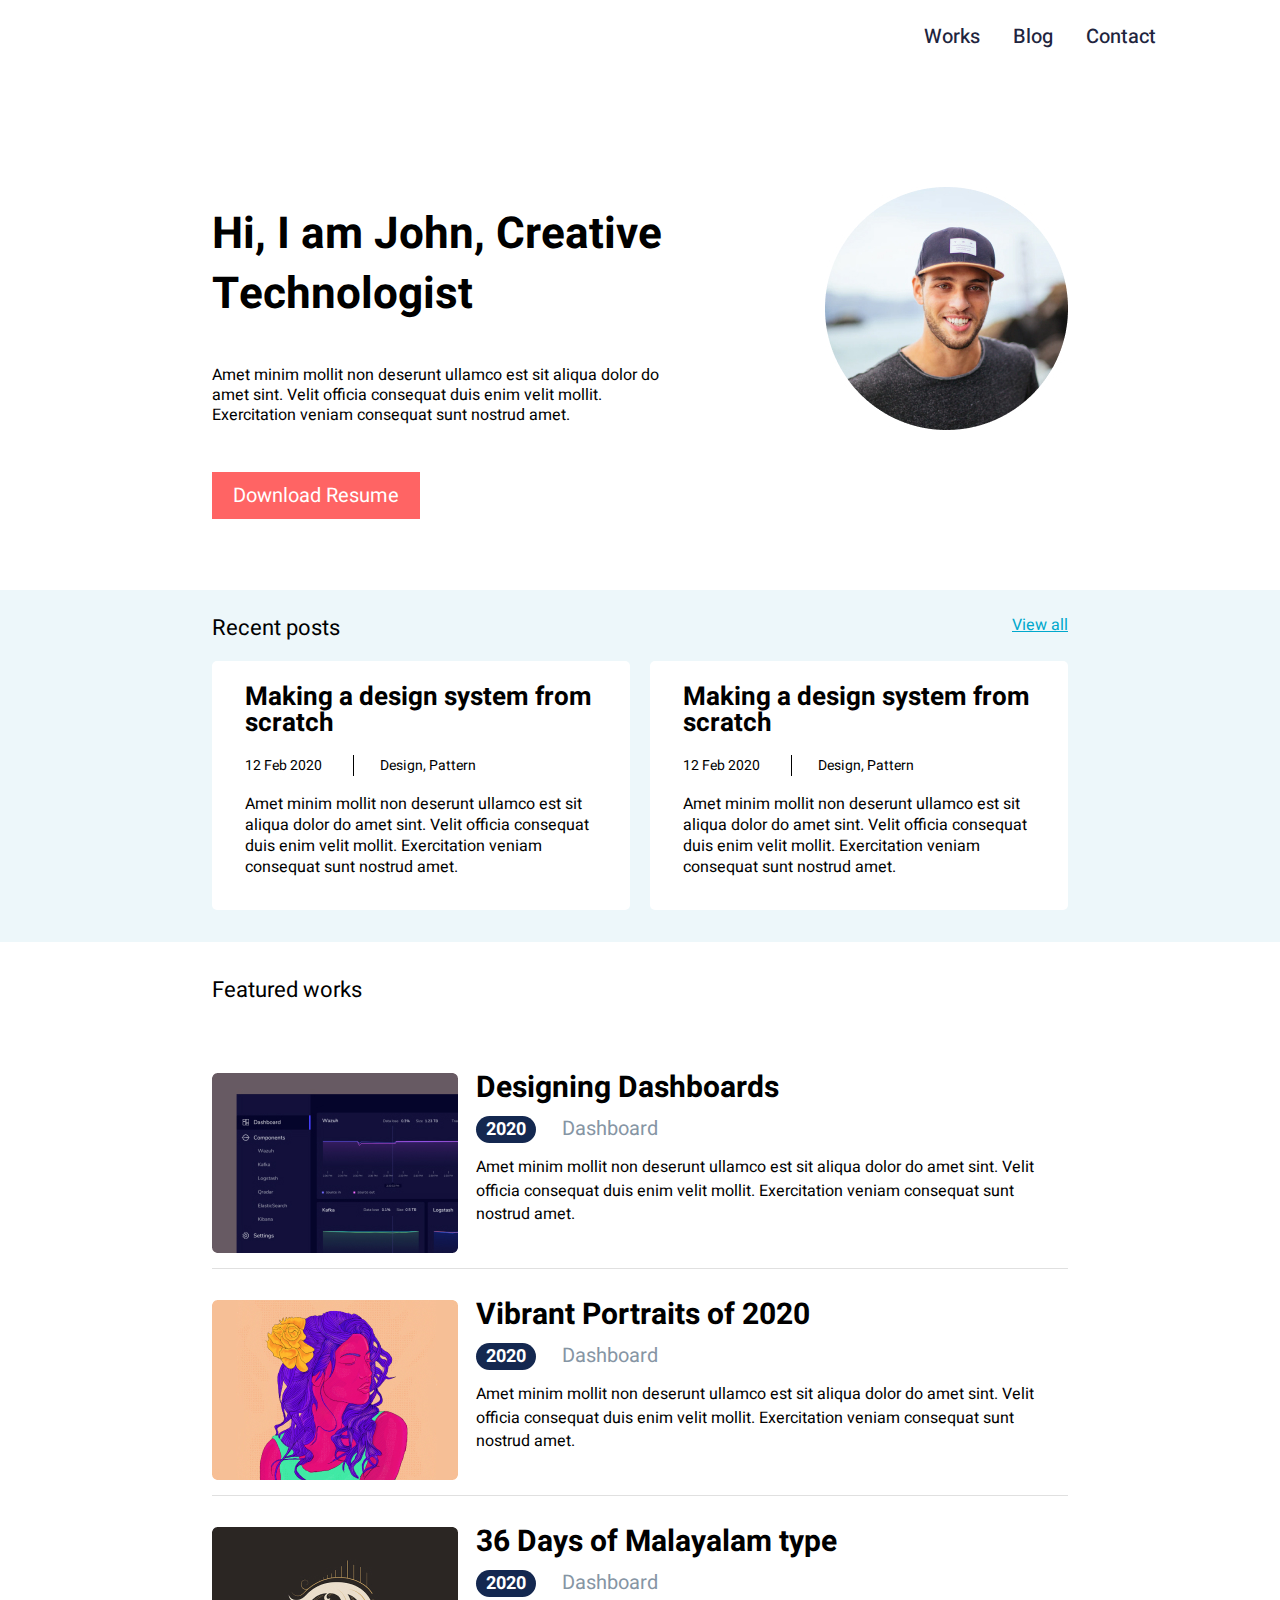
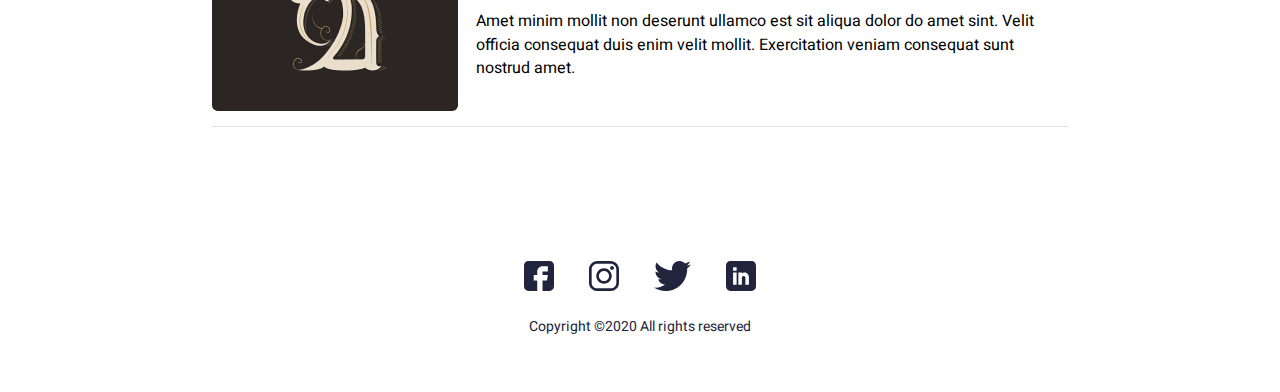
<file: index.html>
<!DOCTYPE html>
<html lang="en">
<head>
    <meta charset="UTF-8">
    <title>Portfolio</title>
    <link rel="stylesheet" href="css/style.css">
    <meta name="viewport" content="width=device-width, initial-scale=1.0, user-scalable=0">
    <link href="https://fonts.googleapis.com/css2?family=Heebo:wght@400;500;700&display=swap" rel="stylesheet">
</head>
<body>
    <div class="wrapper">
        <div class="header-wrapper">
        <header class="header">
        <nav class="header__menu">
            <ul class="header__list">
                <li class="header__item"><a class="header__link" href="pages/works.html">Works</a></li>
                <li class="header__item"> <a class="header__link" href="pages/blog.html">Blog</a></li>
                <li class="header__item"> <a class="header__link" href="">Contact</a></li>
            </ul>
        </nav>
        </header>
        </div>
    <section class="resume">
        <div class="container">
            <div class="resume__row">
                <img class="resume__photo" src="img/header/header-photo.jpg" alt="my-photo">
                <div class="resume__body">
                <h1 class="resume__title">Hi, I am John, Creative Technologist</h1>
                <p class="resume__text">Amet minim mollit non deserunt ullamco est sit aliqua dolor do amet sint. Velit officia consequat duis enim velit mollit. Exercitation veniam consequat sunt nostrud amet.</p>
                <button class="resume__button" type="button">Download Resume</button>
                </div>
            
            </div>
            
        </div>
    </section>
    <section class="recent-posts">
        <div class="container">
            <div class="recent-posts__header">
                <div class="recent-posts__title">Recent posts</div>
                <a class="recent-posts__link" href="#">View all</a>
            </div>
            <div class="recent-posts__main">
                <div class="recent-posts__items item">
                    <div class="item__title">Making a design system from scratch</div>
                    <span class="item__data">12 Feb 2020</span><span class="item__type">Design, Pattern</span>
                    <p class="item__text">Amet minim mollit non deserunt ullamco est sit aliqua dolor do amet sint. Velit officia consequat duis enim velit mollit. Exercitation veniam consequat sunt nostrud amet.</p>
                </div>
                <div class="recent-posts__items item">
                    <div class="item__title">Making a design system from scratch</div>
                    <span class="item__data">12 Feb 2020</span><span class="item__type">Design, Pattern</span>
                    <p class="item__text">Amet minim mollit non deserunt ullamco est sit aliqua dolor do amet sint. Velit officia consequat duis enim velit mollit. Exercitation veniam consequat sunt nostrud amet.</p>
                </div>
            </div>
        </div>
    </section>
    <section class="featured-works">
        <div class="container">
            <div class="featured-works__title">Featured works</div>
            <div class="featured-works__list">
                <div class="featured-works__card">
                    <img class="featured-works__img" src="img/main/featured-work1.jpg" alt="">
                    <div class="featured-works__body">
                        <div class="featured-works__name">Designing Dashboards</div>
                        <span class="featured-works__year">2020</span><span class="featured-works__type">Dashboard</span>
                        <div class="featured-works__text">Amet minim mollit non deserunt ullamco est sit aliqua dolor do amet sint. Velit officia consequat duis enim velit mollit. Exercitation veniam consequat sunt nostrud amet.</div>
                    </div>
                </div>
                <div class="featured-works__card">
                    <img class="featured-works__img" src="img/main/featured-work2.jpg" alt="">
                    <div class="featured-works__body">
                        <div class="featured-works__name">Vibrant Portraits of 2020</div>
                        <span class="featured-works__year">2020</span><span class="featured-works__type">Dashboard</span>
                        <div class="featured-works__text">Amet minim mollit non deserunt ullamco est sit aliqua dolor do amet sint. Velit officia consequat duis enim velit mollit. Exercitation veniam consequat sunt nostrud amet.</div>
                    </div>
                </div>
                <div class="featured-works__card">
                    <img class="featured-works__img" src="img/main/featured-work3.jpg" alt="">
                    <div class="featured-works__body">
                        <div class="featured-works__name">36 Days of Malayalam type</div>
                        <span class="featured-works__year">2020</span><span class="featured-works__type">Dashboard</span>
                        <div class="featured-works__text">Amet minim mollit non deserunt ullamco est sit aliqua dolor do amet sint. Velit officia consequat duis enim velit mollit. Exercitation veniam consequat sunt nostrud amet.</div>
                    </div>
                </div>
            </div>
        </div>
        
    </section>
    <footer class="footer">
        <div class="container">
            <div class="footer__body">
                <div class="footer__social">
                    <a href="#"><img src="img/footer/fb.svg" alt="fb"></a>
                    <a href=""><img src="img/footer/insta.svg" alt="inst"></a>
                    <a href=""><img src="img/footer/twitter.svg" alt="twit"></a>
                    <a href=""><img src="img/footer/Linkedin.svg" alt="lindek"></a>
                </div>
                <div class="footer__rights">Copyright ©2020 All rights reserved </div>
            </div>
        </div>
    </footer>
    </div>
    
</body>
</html>
</file>
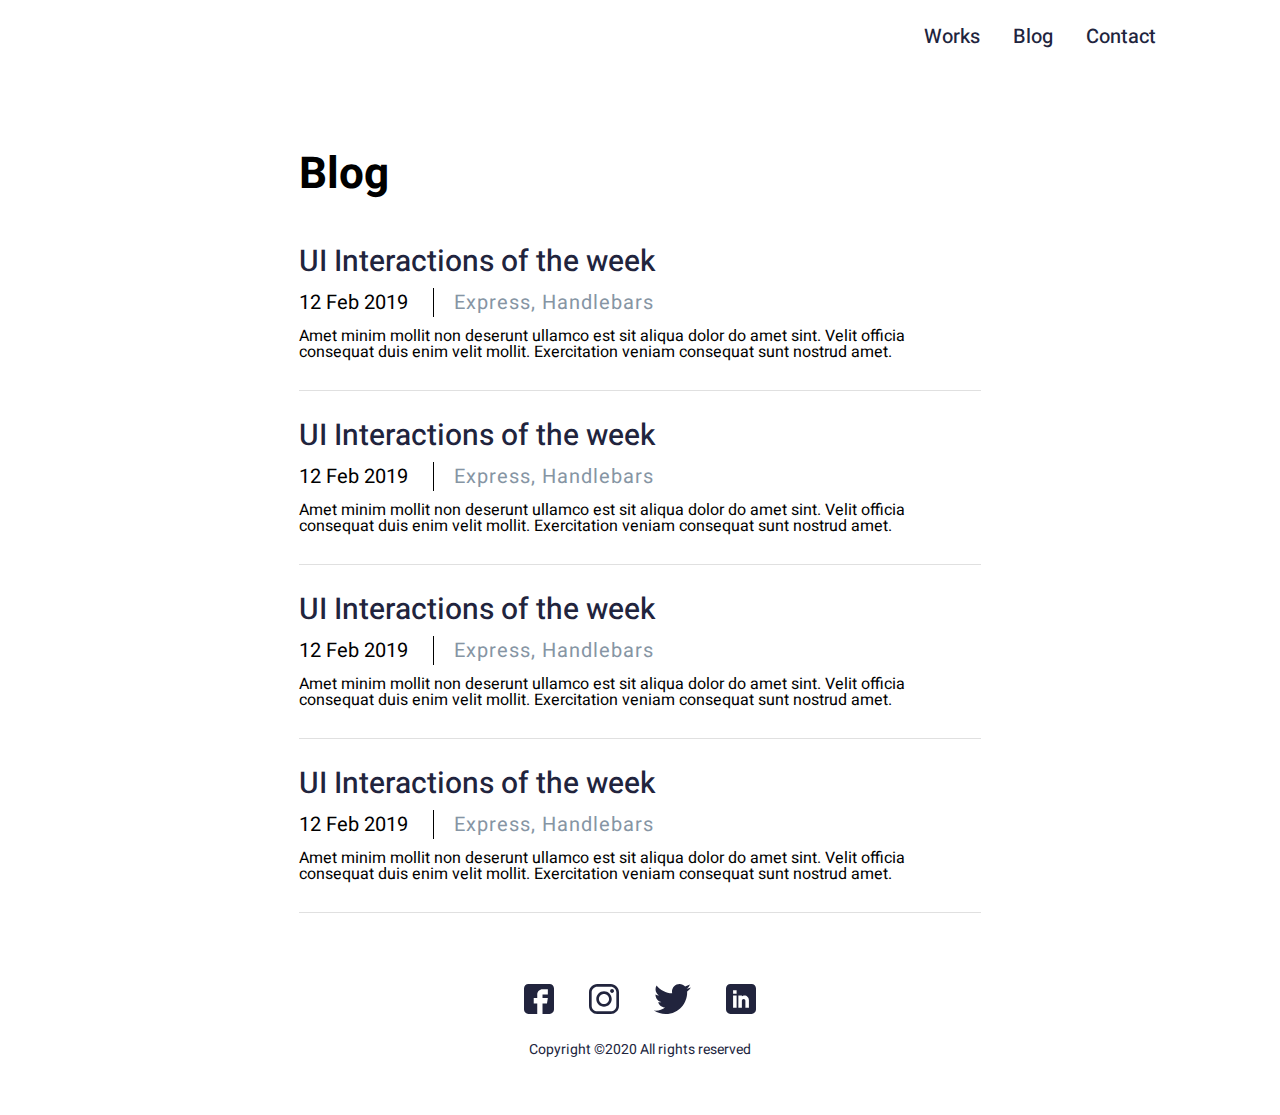
<file: pages/blog.html>
<!DOCTYPE html>
<html lang="en">
<head>
    <meta charset="UTF-8">
    <title>Portfolio</title>
    <link rel="stylesheet" href="../css/blog.css">
    <meta name="viewport" content="width=device-width, initial-scale=1.0, user-scalable=0">
    <link href="https://fonts.googleapis.com/css2?family=Heebo:wght@400;500;700&display=swap" rel="stylesheet">
</head>
<body>
    <div class="header-wrapper">
        <header class="header">
        <nav class="header__menu">
            <ul class="header__list">
                <li class="header__item"><a class="header__link" href="../pages/works.html">Works</a></li>
                <li class="header__item"> <a class="header__link" href="blog.html">Blog</a></li>
                <li class="header__item"> <a class="header__link" href="">Contact</a></li>
            </ul>
        </nav>
        </header>
    </div>
    <section class="blog">
        <div class="container">
            <div class="blog__title">Blog</div>
            <div class="blog__body">
                <div class="blog__item">
                    <div class="blog__subtitle">UI Interactions of the week</div>
                    <div class="blog__info">
                        <span class="blog__data">12 Feb 2019</span><span class="blog__place">Express, Handlebars</span>
                    </div>
                    <div class="blog__text">Amet minim mollit non deserunt ullamco est sit aliqua dolor do amet sint. Velit officia consequat duis enim velit mollit. Exercitation veniam consequat sunt nostrud amet.</div>
                </div>
                <div class="blog__item">
                    <div class="blog__subtitle">UI Interactions of the week</div>
                    <div class="blog__info">
                        <span class="blog__data">12 Feb 2019</span><span class="blog__place">Express, Handlebars</span>
                    </div>
                    <div class="blog__text">Amet minim mollit non deserunt ullamco est sit aliqua dolor do amet sint. Velit officia consequat duis enim velit mollit. Exercitation veniam consequat sunt nostrud amet.</div>
                </div>
                <div class="blog__item">
                    <div class="blog__subtitle">UI Interactions of the week</div>
                    <div class="blog__info">
                        <span class="blog__data">12 Feb 2019</span><span class="blog__place">Express, Handlebars</span>
                    </div>
                    <div class="blog__text">Amet minim mollit non deserunt ullamco est sit aliqua dolor do amet sint. Velit officia consequat duis enim velit mollit. Exercitation veniam consequat sunt nostrud amet.</div>
                </div>
                <div class="blog__item">
                    <div class="blog__subtitle">UI Interactions of the week</div>
                    <div class="blog__info">
                        <span class="blog__data">12 Feb 2019</span><span class="blog__place">Express, Handlebars</span>
                    </div>
                    <div class="blog__text">Amet minim mollit non deserunt ullamco est sit aliqua dolor do amet sint. Velit officia consequat duis enim velit mollit. Exercitation veniam consequat sunt nostrud amet.</div>
                </div>
            </div>
        </div>
    </section>
    <footer class="footer">
        <div class="container">
            <div class="footer__body">
                <div class="footer__social">
                    <a href="#"><img src="../img/footer/fb.svg" alt="fb"></a>
                    <a href="#"><img src="../img/footer/insta.svg" alt="inst"></a>
                    <a href="#"><img src="../img/footer/twitter.svg" alt="twit"></a>
                    <a href="#"><img src="../img/footer/Linkedin.svg" alt="lindek"></a>
                </div>
                <div class="footer__rights">Copyright ©2020 All rights reserved </div>
            </div>
        </div>
    </footer>
</body>
</html>
</file>
<file: css/style.css>
*{
  padding: 0;
  margin: 0;
  border: 0;
}
*,*::before,*::after{
  -moz-box-sizing: border-box;
  -webkit-box-sizing: border-box;
  box-sizing: border-box;
}
:focus,:active{outline: none;}
a:focus,a:active{outline: none;}

nav,footer,header,aside{display: block;}

html,body{
  height: 100%;
  width: 100%;
  font-size: 100%;
  line-height: 1;
  font-size: 14px;
  -ms-text-size-adjust: 100%;
  -moz-text-size-adjust: 100%;
  -webkit-text-size-adjust: 100%;
}
input,button,textarea{font-family: inherit;}

input::-ms-clear{display: none;}
button{cursor: pointer;}
button::-moz-focus-inner{padding: 0;border: 0;}
a, a:visited{text-decoration: none;}
a:hover{text-decoration: none;}
ul li{list-style: none;}
img{vertical-align: top;}

h1,h2,h3,h4,h5,h6{font-size: inherit;font-weight: 400;}

body{
  font-family: 'Heebo', sans-serif;
}
.wrapper{
  display: flex;
  min-height:100%;
  overflow: hidden;
  flex-direction: column;
  
}

.header {
  padding: 27px 15px 0 15px;
  max-width: 1062px;
  display: flex;
  justify-content: flex-end;
  align-items: center;
  margin: 0 auto;
}
@media(max-width:767px){
  .header{
    justify-content: center;
  }
}

.header__menu {
  
}
.header__list {
 
}

.header__item {
  display: inline-block;
  font-size: 20px;
  font-weight: 500;
  margin: 0 15px;
}
.header__link{
  color: #21243D;
  font-size: 20px;
}
.header__link:active{
  color: #FF6464;
}
.header__list li:last-child{
  margin: 0 0 0 15px;
}
.resume {
  padding-top: 140px;
  padding-bottom: 71px;
}
@media(max-width:767px){
  .resume {
    padding-top: 33px;;
  }
}
.container {
  max-width: 886px;
  padding: 0 15px;
  margin: 0 auto;
}
/*ipad*/
@media(max-width:863px){
  .container{
    max-width: 750px;
    margin: 0 auto;
  }
}
@media(max-width:767px){
  .container{
    max-width: none;
  }
}
.resume__row{
  display: flex;
  flex-direction: row-reverse;
  justify-content: space-between;
}

@media(max-width:767px){
  .resume__row{
    display: flex;
    flex-direction: column;
    justify-content: center;
    align-items: center;
  }
}
.resume__body {
  padding-top: 18px;
  max-width: 455px;
}
.resume__title {
  line-height: 60px;
  font-size: 44px;
  font-weight: 700;
  margin-bottom: 40px;
}
@media(max-width:767px){
  .resume__title{
    font-size: 32px;
    text-align: center;
    max-width: 300px;
    margin: 0 auto;
    line-height: 45px;
  }
}
.resume__text {
  font-weight: 400;
  margin-bottom: 47px;
  font-size: 16px;
  line-height: 20px;
}
@media(max-width:767px){
  .resume__text{
    text-align: center;
    margin-top: 21px;
    font-size: 16px;
    max-width: 318px;
    line-height: 26px;
  }
}
.resume__button {
  background-color: #FF6464;
  width: 208px;
  height: 47px;
  font-size: 20px;
  color: white;
  padding: 9px 20px 17px 20px;
}
@media(max-width:767px){
  .resume__button{
    display: block;
    margin: 0 auto;
  }
}
.resume__photo {
  display: block;
  max-width: 243px;
  max-height: 243px;  
}
.recent-posts {
  background-color: #EDF7FA;
  padding-top: 27px;
  padding-bottom: 32px;
}
/*ipad*/
@media(max-width:863px){
  .recent-posts{
    padding-bottom: 38px;
  }
}
.recent-posts__header {
  display: flex;
  justify-content: space-between;
  margin-bottom: 22px;
}
.recent-posts__title {
  font-size: 22px;
}
.recent-posts__link {
  font-size: 16px;
  color:#00A8CC;
  text-decoration: underline;

}
.recent-posts__main {
  display: flex;
  flex-direction: row;
  flex-wrap: wrap;
  justify-content: space-around;
  margin: 0 -10px;
}
.recent-posts__items {
  
  max-width: 418px;
  max-height: 295px;
  background-color: #fff;
  border-radius: 5px;
  padding: 0 10px;
}
/*ipad*/
@media(max-width:863px){
  .recent-posts__items {
    margin-bottom: 20px;
  }
}
@media(max-width:292px){
  .recent-posts__items {
    max-height: 307px;
  }
}
.item {
}
.item__title {
  font-size: 26px;
  font-weight: bold;
  padding: 23px 21px 0 23px;
  margin-bottom: 23px;
}
.item__data {
  padding-left: 23px;
  padding-right: 31px;
  border-right: 1px solid black;
}
.item__type {
  padding-left: 26px;
}
.item__text {
  margin-top: 21px;
  padding: 0 27px 32px 23px;
  font-size: 16px;
  line-height: 21px;
}
.featured-works {
  padding-top: 18px;
}
.featured-works__title {
  font-size: 22px;
  line-height: 60px;
  margin-bottom: 22px;
}
@media(max-width:479px){
  .featured-works__title{
    max-width: 153px;
    margin: 0 auto;
    font-size: 22px;
  }
    
  
}
.featured-works__list {
}

.featured-works__card {
  padding-top: 31px;
  padding-bottom: 15px;
  border-bottom: 1px solid #E0E0E0;
  display: flex;
  justify-content: space-between;
}

@media(max-width:612px){
  .featured-works__card{
    align-items: center;
  }
}
@media(max-width:479px){
  .featured-works__card:nth-child(1){
    display: block;
  }
  .featured-works__card:nth-child(2){
    display: none;
  }
  .featured-works__card:last-child{
    display: none;
  }
}
.featured-works__img {
  margin-right: 18px;
  max-width: 100%;
  max-height: 100%;
  display: flex;
  flex: 0 1 auto;
}
@media(max-width:612px){
  .featured-works__img{
    max-height: 180px;
  }
}
@media(max-width:479px){
  .featured-works__img{
    display: block;
    margin: 0 auto;
    margin-bottom: 20px;
  }
}
.featured-works__body {
}
.featured-works__name {
  font-size: 30px;
  font-weight: 700;
  margin-bottom: 16px;
}
@media(max-width:479px){
  .featured-works__name{
    text-align: center;
  }
}
.featured-works__year {
  font-size: 18px;
  margin-right: 26px;
  font-weight: 700;
  color: white;
  padding: 0 10px;
  background-color: #142850;
  border-radius: 14px;
  margin-right: 26px;
}
.featured-works__type{
  font-size: 20px;
  color: #8695A4;
}
.featured-works__text {
  margin-top: 17px;
  line-height: 23.5px;
  font-size: 16px;
}
@media(max-width:479px){
  .featured-works__text {
    max-width: 344px;
  }
}
.featured-works__list .featured-works__card:last-child{
  margin-bottom: 83px;
}
.footer {
  padding-top: 51px;
  padding-bottom: 54px;
}
.footer__body {
  display: flex;
  justify-content: center;
  align-items: center;
  flex-direction: column;
}
.footer__social {
  margin-bottom: 26px;
  display: flex;
  width: 232px;
  justify-content: space-between;
}
.footer__rights {
  line-height: 20.56px;
  font-size: 14px;
  color: #21243D;
}
</file>
<file: css/blog.css>
*{
    padding: 0;
    margin: 0;
    border: 0;
  }
  *,*::before,*::after{
    -moz-box-sizing: border-box;
    -webkit-box-sizing: border-box;
    box-sizing: border-box;
  }
  :focus,:active{outline: none;}
  a:focus,a:active{outline: none;}
  
  nav,footer,header,aside{display: block;}
  
  html,body{
    height: 100%;
    width: 100%;
    font-size: 100%;
    line-height: 1;
    font-size: 14px;
    -ms-text-size-adjust: 100%;
    -moz-text-size-adjust: 100%;
    -webkit-text-size-adjust: 100%;
  }
  input,button,textarea{font-family: inherit;}
  
  input::-ms-clear{display: none;}
  button{cursor: pointer;}
  button::-moz-focus-inner{padding: 0;border: 0;}
  a, a:visited{text-decoration: none;}
  a:hover{text-decoration: none;}
  ul li{list-style: none;}
  img{vertical-align: top;}
  
  h1,h2,h3,h4,h5,h6{font-size: inherit;font-weight: 400;}
  
  body{
    font-family: 'Heebo', sans-serif;
  }
  .wrapper{
    display: flex;
    min-height:100%;
    overflow: hidden;
    flex-direction: column;
  }
  .header {
    padding: 27px 15px 0 15px;
    max-width: 1062px;
    display: flex;
    justify-content: flex-end;
    align-items: center;
    margin: 0 auto;
  }
  @media(max-width:767px){
    .header{
      justify-content: center;
    }
  }
  
  .header__menu {
    
  }
  .header__list {
   
  }
  
  .header__item {
    display: inline-block;
    font-size: 20px;
    font-weight: 500;
    margin: 0 15px;
  }
  .header__link{
    color: #21243D;
    font-size: 20px;
  }
  .header__link:active{
    color: #FF6464;
  }
  .header__list li:last-child{
    margin: 0 0 0 15px;
  }
  .blog {
    margin-top: 106px;
}
@media(max-width:479px){
    .blog{
        margin-top: 37px;
    }
}
.container {
    max-width: 712px;
    padding: 0 15px;
    margin: 0 auto;
}
.blog__title {
    font-size: 44px;
    font-weight: 700;
    margin-bottom: 20px;
} 
.blog__body {
}
.blog__item {
    padding-top: 30px;
    padding-bottom: 30px;
    border-bottom: 1px solid #E0E0E0;
}
.blog__item:last-child{
    margin-bottom: 20px;
}
.blog__subtitle {
    color: #21243D;
    font-size: 30px;
    font-weight: 500;
    margin-bottom: 16px;
}
@media(max-width:479px){
    .blog__subtitle{
        font-size: 26px;
    }
}
.blog__info{
    margin-bottom: 15px;
}

.blog__data {
    font-size: 20px;
    padding-right: 25px;
    border-right: 1px solid black;
    margin-right: 20px;
}
@media(max-width:479px){
    .blog__data{
        font-size: 16px;
    }
}
.blog__place {
    font-size: 20px;
    color: #8695A4;
    letter-spacing: 1px;
}
@media(max-width:479px){
    .blog__place{
        font-size: 16px;
    }
}
.blog__text {
    font-size: 16px;
}
  .footer {
    padding-top: 51px;
    padding-bottom: 54px;
  }
  .footer__body {
    display: flex;
    justify-content: center;
    align-items: center;
    flex-direction: column;
  }
  .footer__social {
    margin-bottom: 26px;
    display: flex;
    width: 232px;
    justify-content: space-between;
  }
  .footer__rights {
    line-height: 20.56px;
    font-size: 14px;
    color: #21243D;
  }
</file>
